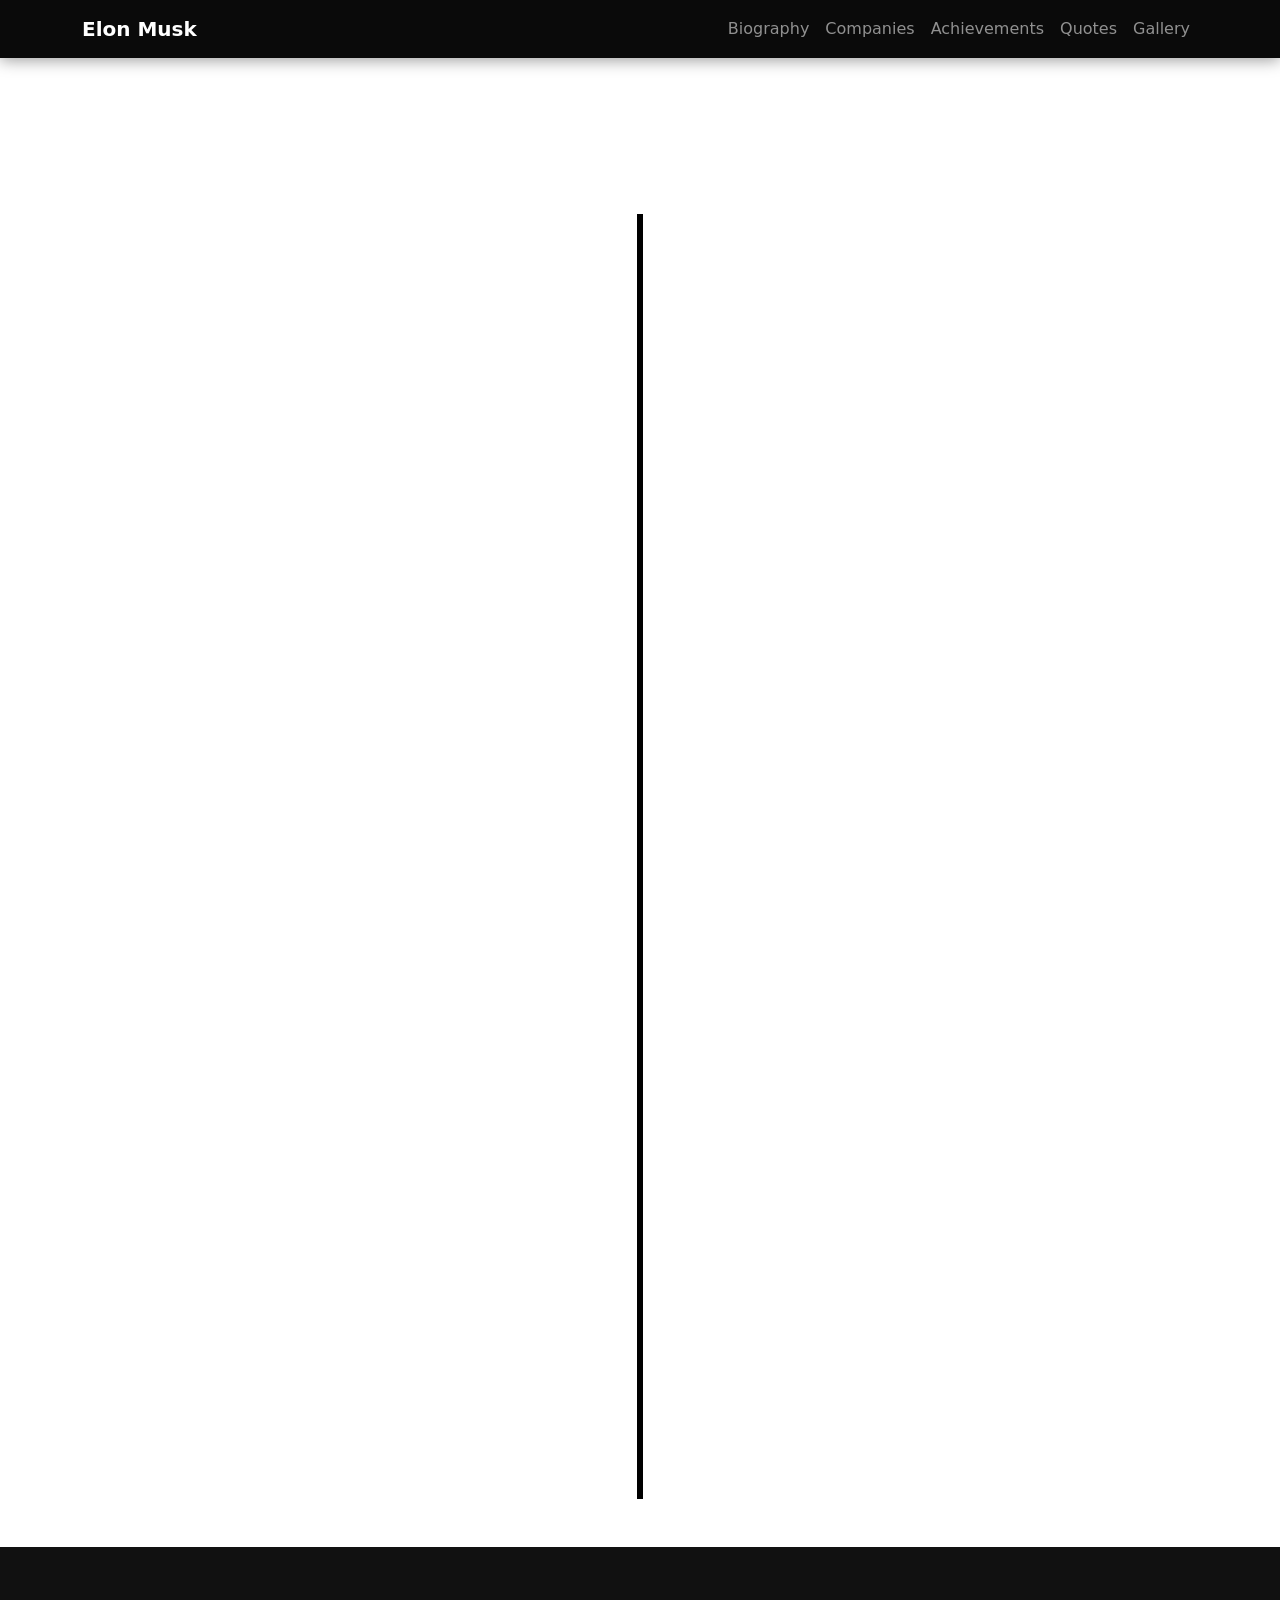
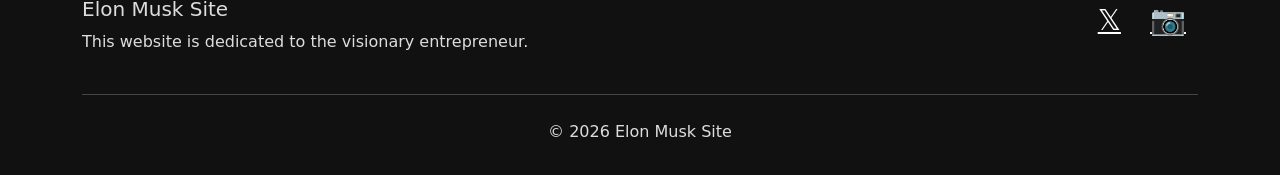
<file: achievements.html>
<!--THIS FILE IS A PROPERTY OF THE ELON MUSK FOUNDATION COMPANY. NOTE: THIS IS A FREE VIEW USE VERSION OF THE UPCOMING INVESTMENT X TPC ELON MUSK APP/WEBSITE. THE FULL VERSION WILL BE DROPPING ON THE 1ST OF JULY 2026' 
THIS IS LEGAL FILE. DO NOT INTEND TO COPY THE CODE AND USE IT AS A FAKE INVESTMENT WEB APPLICATION 
WARNING: IF YOU ARE CAUGHT YOU WILL FINED WITH ACCOMPLIAINCE--->
<!DOCTYPE html>
<html lang="en">
<head>
    <meta charset="UTF-8">
    <meta name="viewport" content="width=device-width, initial-scale=1.0">
    <title>Achievements - Elon Musk</title>
    <link href="https://cdn.jsdelivr.net/npm/bootstrap@5.3.3/dist/css/bootstrap.min.css" rel="stylesheet">
    <link href="https://cdn.jsdelivr.net/npm/aos@2.3.4/dist/aos.css" rel="stylesheet">
    <link rel="stylesheet" href="style.css">
    <style>
        .timeline {
            position: relative;
            max-width: 1000px;
            margin: 0 auto;
        }
        .timeline::before {
            content: '';
            position: absolute;
            width: 6px;
            background-color: #000;
            top: 0;
            bottom: 0;
            left: 50%;
            margin-left: -3px;
        }
        .timeline-item {
            padding: 20px 40px;
            position: relative;
            width: 50%;
        }
        .timeline-item.left { left: 0; }
        .timeline-item.right { left: 50%; }
        .timeline-item::after {
            content: '';
            position: absolute;
            width: 25px;
            height: 25px;
            background: white;
            border: 4px solid #000;
            border-radius: 50%;
            top: 30px;
        }
        .left::after { right: -12px; }
        .right::after { left: -12px; }
    </style>
</head>
<body>

    <!-- Navigation -->
    <nav class="navbar navbar-expand-lg navbar-dark bg-dark fixed-top">
        <div class="container">
            <a class="navbar-brand fw-bold" href="index.html">Elon Musk</a>
            <button class="navbar-toggler" type="button" data-bs-toggle="collapse" data-bs-target="#navmenu">
                <span class="navbar-toggler-icon"></span>
            </button>
            <div class="collapse navbar-collapse" id="navmenu">
                <ul class="navbar-nav ms-auto">
                    <li class="nav-item"><a class="nav-link" href="bio.html">Biography</a></li>
                    <li class="nav-item"><a class="nav-link" href="companies.html">Companies</a></li>
                    <li class="nav-item"><a class="nav-link" href="achievements.html">Achievements</a></li>
                    <li class="nav-item"><a class="nav-link" href="quotes.html">Quotes</a></li>
                    <li class="nav-item"><a class="nav-link" href="gallery.html">Gallery</a></li>
                </ul>
            </div>
        </div>
    </nav>
<br><br>
    <section class="section py-5">
        <div class="container">
            <h2 class="text-center display-4 mb-5" data-aos="fade-down">Key Achievements</h2>
            
            <div class="timeline">
                <div class="timeline-item left" data-aos="fade-right">
                    <div class="card">
                        <div class="card-body">
                            <h5>2002 — Founded SpaceX</h5>
                            <p>Goal: Make space travel affordable and enable human settlement on Mars.</p>
                        </div>
                    </div>
                </div>

                <div class="timeline-item right" data-aos="fade-left">
                    <div class="card">
                        <div class="card-body">
                            <h5>2008 — First successful Falcon 1 launch</h5>
                            <p>First privately developed liquid-fueled rocket to reach orbit.</p>
                        </div>
                    </div>
                </div>

                <div class="timeline-item left" data-aos="fade-right">
                    <div class="card">
                        <div class="card-body">
                            <h5>2012 — Dragon spacecraft docks with ISS</h5>
                            <p>First commercial spacecraft to deliver cargo to the International Space Station.</p>
                        </div>
                    </div>
                </div>

                <div class="timeline-item right" data-aos="fade-left">
                    <div class="card">
                        <div class="card-body">
                            <h5>2018 — Falcon Heavy launch</h5>
                            <p>Most powerful operational rocket at the time. Sent Tesla Roadster into space.</p>
                        </div>
                    </div>
                </div>

                <div class="timeline-item left" data-aos="fade-right">
                    <div class="card">
                        <div class="card-body">
                            <h5>2020 — First crewed mission by Crew Dragon</h5>
                            <p>First private company to send astronauts to the ISS.</p>
                        </div>
                    </div>
                </div>

                <div class="timeline-item right" data-aos="fade-left">
                    <div class="card">
                        <div class="card-body">
                            <h5>2022 — Acquired Twitter (now X)</h5>
                            <p>Rebranded and transformed the platform with focus on free speech.</p>
                        </div>
                    </div>
                </div>

                <div class="timeline-item left" data-aos="fade-right">
                    <div class="card">
                        <div class="card-body">
                            <h5>2023 — Founded xAI</h5>
                            <p>Company dedicated to understanding the true nature of the universe.</p>
                        </div>
                    </div>
                </div>
            </div>
        </div>
    </section>

    <footer>
        <div class="container">
            <div class="row">
                <div class="col-md-6">
                    <h5>Elon Musk Site</h5>
                    <p>This website is dedicated to the visionary entrepreneur.</p>
                </div>
                <div class="col-md-6 text-md-end">
                    <div class="social-links mb-3">
                        <a href="https://x.com/elonmusk" target="_blank">𝕏</a>
                        <a href="https://www.instagram.com/elonmusk/" target="_blank">📷</a>
                    </div>
                </div>
            </div>
            <hr class="my-4">
            <p class="text-center mb-0">&copy; 2026 Elon Musk Site </p>
        </div>
    </footer>

    <script src="https://cdn.jsdelivr.net/npm/bootstrap@5.3.3/dist/js/bootstrap.bundle.min.js"></script>
    <script src="https://cdn.jsdelivr.net/npm/aos@2.3.4/dist/aos.js"></script>
    <script src="script.js"></script>
    <script src="User.js"></script>
</body>
</html>
</file>
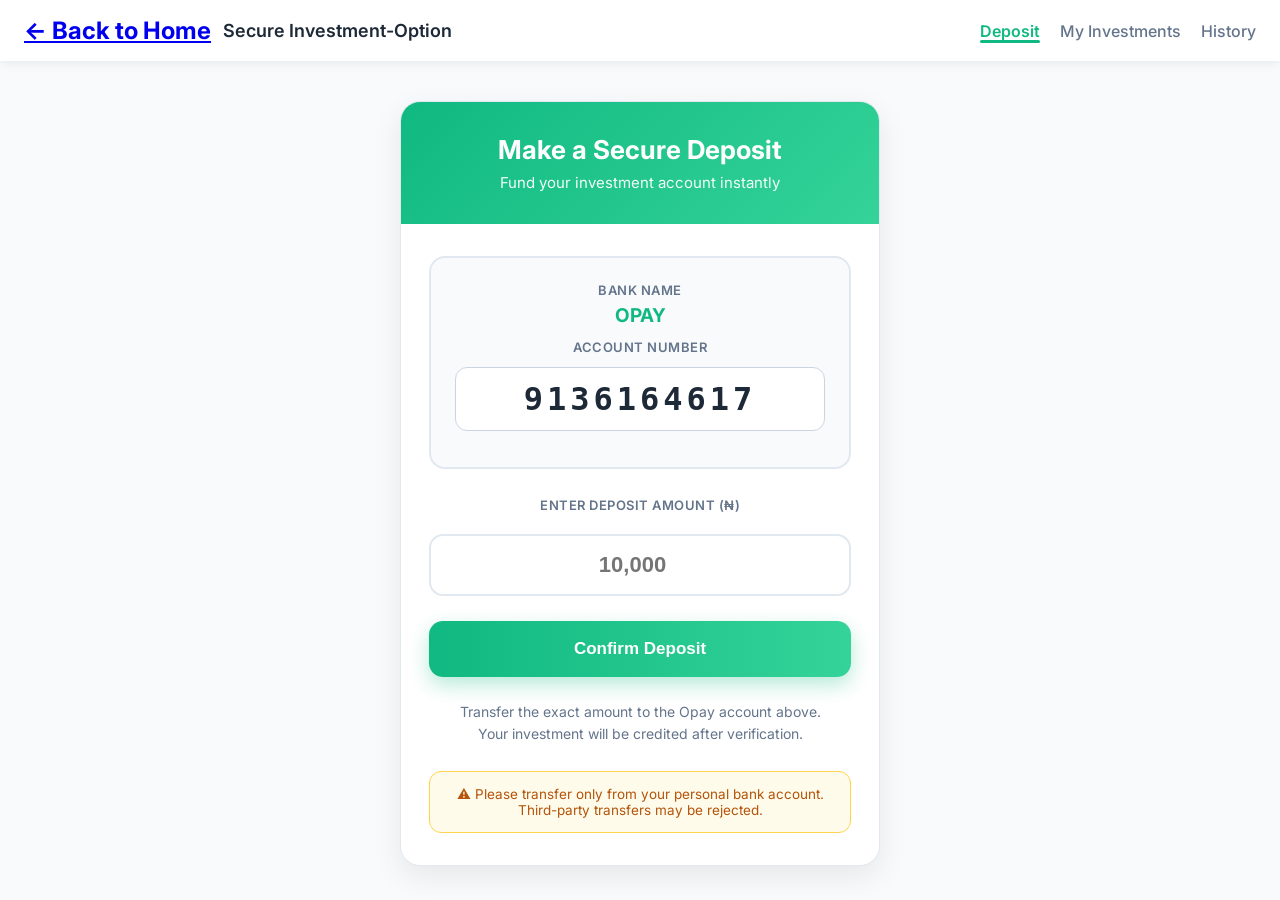
<file: payment.html>
<!--THIS FILE IS A PROPERTY OF THE ELON MUSK FOUNDATION COMPANY. NOTE: THIS IS A FREE VIEW USE VERSION OF THE UPCOMING INVESTMENT X TPC ELON MUSK APP/WEBSITE. THE FULL VERSION WILL BE DROPPING ON THE 1ST OF JULY 2026' 
THIS IS LEGAL FILE. DO NOT INTEND TO COPY THE CODE AND USE IT AS A FAKE INVESTMENT WEB APPLICATION 
WARNING: IF YOU ARE CAUGHT YOU WILL FINED WITH ACCOMPLIAINCE--->
<!DOCTYPE html>
<html lang="en">
<head>
  <meta charset="UTF-8">
  <meta name="viewport" content="width=device-width, initial-scale=1.0">
  <title>Secure Investment - Opay Deposit</title>
  <style>
    @import url('https://fonts.googleapis.com/css2?family=Inter:wght@400;500;600;700&display=swap');

    * {
      margin: 0;
      padding: 0;
      box-sizing: border-box;
    }

    body {
      font-family: 'Inter', sans-serif;
      background: #f8fafc;
      color: #1e2937;
      min-height: 100vh;
    }

    /* Navbar */
    .navbar {
      background: white;
      box-shadow: 0 2px 10px rgba(0, 0, 0, 0.08);
      padding: 16px 24px;
      position: sticky;
      top: 0;
      z-index: 100;
      display: flex;
      align-items: center;
      justify-content: space-between;
    }

    .nav-left {
      display: flex;
      align-items: center;
      gap: 12px;
    }

    .logo {
      font-size: 24px;
      font-weight: 700;
      color: #10b981;
    }

    .nav-title {
      font-size: 18px;
      font-weight: 600;
      color: #1e2937;
    }

    .nav-right {
      display: flex;
      align-items: center;
      gap: 20px;
    }

    .nav-link {
      text-decoration: none;
      color: #64748b;
      font-weight: 500;
      transition: color 0.3s;
    }

    .nav-link:hover {
      color: #10b981;
    }

    .nav-link.active {
      color: #10b981;
      font-weight: 600;
      position: relative;
    }

    .nav-link.active::after {
      content: '';
      position: absolute;
      bottom: -2px;
      left: 0;
      width: 100%;
      height: 3px;
      background: #10b981;
      border-radius: 3px;
    }

    /* Main Content */
    .container {
      max-width: 480px;
      margin: 40px auto;
      background: white;
      border-radius: 20px;
      overflow: hidden;
      box-shadow: 0 10px 30px rgba(0, 0, 0, 0.08);
      border: 1px solid #e2e8f0;
    }

    .header {
      background: linear-gradient(135deg, #10b981, #34d399);
      padding: 32px 24px;
      text-align: center;
      color: white;
    }

    .header h1 {
      font-size: 26px;
      font-weight: 700;
      margin: 0;
    }

    .header p {
      margin: 8px 0 0 0;
      opacity: 0.95;
      font-size: 15px;
    }

    .content {
      padding: 32px 28px;
    }

    .account-box {
      background: #f8fafc;
      border: 2px solid #e2e8f0;
      border-radius: 16px;
      padding: 24px;
      text-align: center;
      margin-bottom: 28px;
    }

    .label {
      font-size: 13px;
      font-weight: 600;
      color: #64748b;
      letter-spacing: 0.5px;
      margin-bottom: 6px;
    }

    .bank-name {
      font-size: 19px;
      font-weight: 700;
      color: #10b981;
      margin-bottom: 12px;
    }

    .account-number {
      font-size: 32px;
      font-weight: 700;
      letter-spacing: 4px;
      color: #1e2937;
      font-family: monospace;
      background: white;
      padding: 12px 20px;
      border-radius: 12px;
      border: 1px solid #cbd5e1;
      margin: 12px 0;
      transition: all 0.3s;
    }

    .account-number:hover {
      border-color: #10b981;
      color: #10b981;
    }

    input[type="number"] {
      width: 100%;
      padding: 16px 20px;
      font-size: 22px;
      font-weight: 600;
      border: 2px solid #e2e8f0;
      border-radius: 14px;
      background: white;
      color: #1e2937;
      text-align: center;
      margin: 15px 0 25px 0;
      transition: all 0.3s;
    }

    input[type="number"]:focus {
      outline: none;
      border-color: #10b981;
      box-shadow: 0 0 0 4px rgba(16, 185, 129, 0.15);
    }

    button {
      width: 100%;
      padding: 18px;
      font-size: 17px;
      font-weight: 700;
      background: linear-gradient(90deg, #10b981, #34d399);
      color: white;
      border: none;
      border-radius: 14px;
      cursor: pointer;
      box-shadow: 0 8px 20px rgba(16, 185, 129, 0.3);
      transition: all 0.4s ease;
    }

    button:hover {
      transform: translateY(-3px);
      box-shadow: 0 12px 28px rgba(16, 185, 129, 0.4);
    }

    .info {
      text-align: center;
      color: #64748b;
      font-size: 14px;
      margin-top: 24px;
      line-height: 1.6;
    }

    .warning {
      background: #fffbeb;
      border: 1px solid #fcd34d;
      color: #b45309;
      padding: 14px;
      border-radius: 12px;
      font-size: 13.5px;
      text-align: center;
      margin-top: 25px;
    }
  </style>
</head>
<body>

  <!-- Navbar -->
  <nav class="navbar">
    <div class="nav-left">
      <div class="logo"><a class="navbar-brand fw-bold" href="index.html">← Back to Home</a></div>
      <div class="nav-title">Secure Investment-Option</div>
    </div>
    
    <div class="nav-right">
      <a href="#" class="nav-link active">Deposit</a>
      <a href="#" class="nav-link">My Investments</a>
      <a href="#" class="nav-link">History</a>
    </div>
  </nav>

  <!-- Main Content -->
  <div class="container">
    <div class="header">
      <h1>Make a Secure Deposit</h1>
      <p>Fund your investment account instantly</p>
    </div>
    
    <div class="content">
      <div class="account-box">
        <p class="label">BANK NAME</p>
        <p class="bank-name">OPAY</p>
        
        <p class="label">ACCOUNT NUMBER</p>
        <p class="account-number" id="accNumber">9136164617</p>
      </div>

      <p class="label" style="text-align:center;">ENTER DEPOSIT AMOUNT (₦)</p>
      <input type="number" id="amount" placeholder="10,000" min="1000">

      <button onclick="confirmDeposit()">
        Confirm Deposit
      </button>

      <div class="info">
        Transfer the exact amount to the Opay account above.<br>
        Your investment will be credited after verification.
      </div>

      <div class="warning">
        ⚠️ Please transfer only from your personal bank account.<br>
        Third-party transfers may be rejected.
      </div>
    </div>
  </div>

  <script>
    // Copy account number when clicked
    document.getElementById('accNumber').addEventListener('click', function() {
      navigator.clipboard.writeText('9136164617').then(() => {
        const originalColor = this.style.color;
        this.style.color = '#10b981';
        alert('✅ Account number copied to clipboard!');
        setTimeout(() => {
          this.style.color = originalColor;
        }, 1000);
      });
    });

    function confirmDeposit() {
      const amount = document.getElementById('amount').value;
      const button = document.querySelector('button');

      if (!amount || parseFloat(amount) < 1000) {
        alert("Please enter a valid amount (minimum ₦1,000)");
        return;
      }

      button.textContent = "Processing...";
      button.disabled = true;

      setTimeout(() => {
        if (confirm(`Confirm deposit of ₦${parseFloat(amount).toLocaleString()} to Opay account 9136164617?`)) {
          alert(`✅ Deposit of ₦${parseFloat(amount).toLocaleString()} confirmed!\n\nPlease send your payment proof (screenshot) to the admin for quick verification.`);
        }
        button.textContent = "Confirm Deposit";
        button.disabled = false;
      }, 600);
    }

    // Allow pressing Enter key in amount field
    document.getElementById('amount').addEventListener('keypress', function(e) {
      if (e.key === 'Enter') {
        confirmDeposit();
      }
    });
  </script>
</body>
</html>
</file>
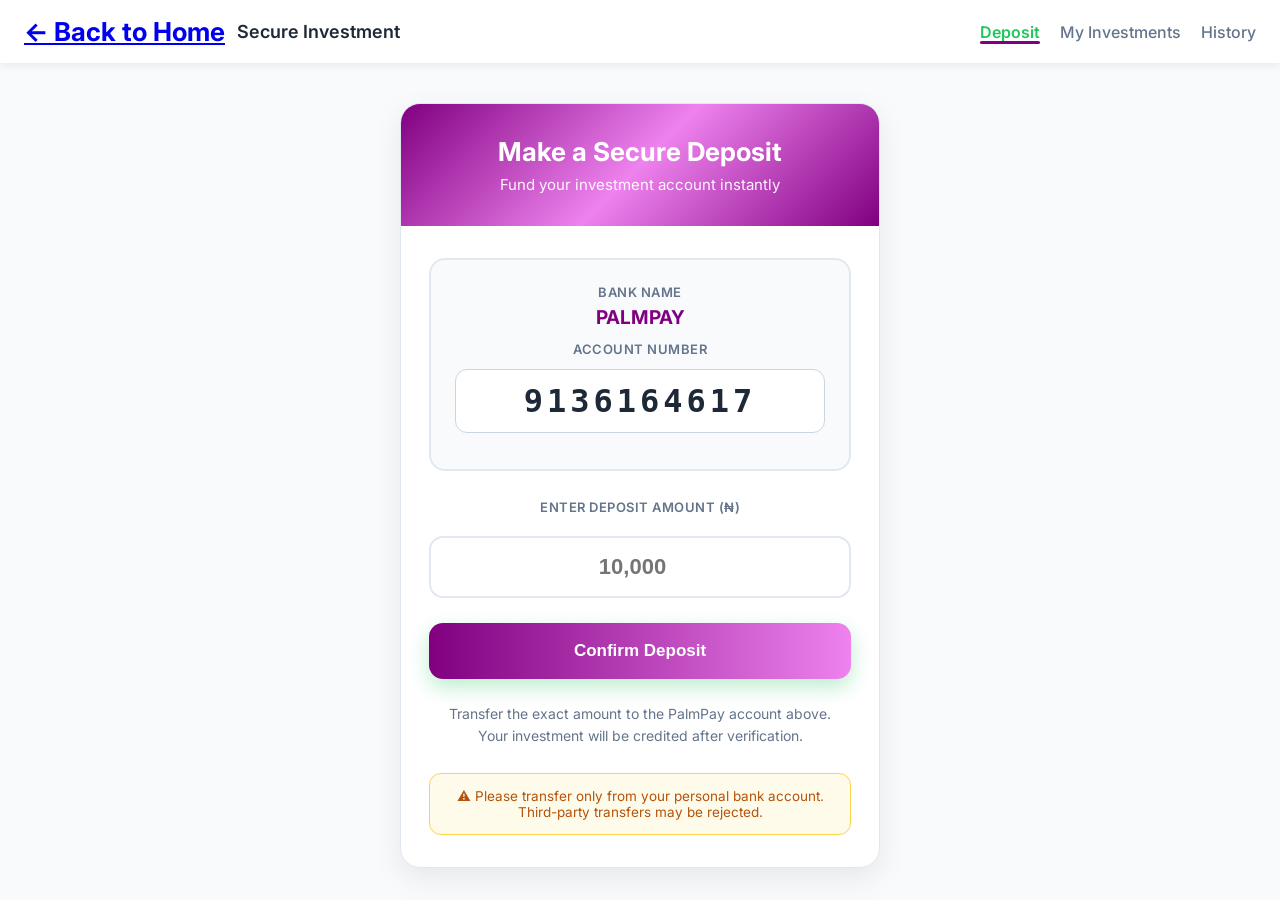
<file: payment2.html>
<!--THIS FILE IS A PROPERTY OF THE ELON MUSK FOUNDATION COMPANY. NOTE: THIS IS A FREE VIEW USE VERSION OF THE UPCOMING INVESTMENT X TPC ELON MUSK APP/WEBSITE. THE FULL VERSION WILL BE DROPPING ON THE 1ST OF JULY 2026' 
THIS IS LEGAL FILE. DO NOT INTEND TO COPY THE CODE AND USE IT AS A FAKE INVESTMENT WEB APPLICATION 
WARNING: IF YOU ARE CAUGHT YOU WILL FINED WITH ACCOMPLIAINCE--->
<!DOCTYPE html>
<html lang="en">
<head>
  <meta charset="UTF-8">
  <meta name="viewport" content="width=device-width, initial-scale=1.0">
  <title>Secure Investment - PalmPay Deposit</title>
  <style>
    @import url('https://fonts.googleapis.com/css2?family=Inter:wght@400;500;600;700&display=swap');

    * {
      margin: 0;
      padding: 0;
      box-sizing: border-box;
    }

    body {
      font-family: 'Inter', sans-serif;
      background: #f8fafc;
      color: #1e2937;
      min-height: 100vh;
    }

    /* Navbar */
    .navbar {
      background: white;
      box-shadow: 0 2px 10px rgba(0, 0, 0, 0.08);
      padding: 16px 24px;
      position: sticky;
      top: 0;
      z-index: 100;
      display: flex;
      align-items: center;
      justify-content: space-between;
    }

    .nav-left {
      display: flex;
      align-items: center;
      gap: 12px;
    }

    .logo {
      font-size: 26px;
      font-weight: 700;
      color: #22c55e;
    }

    .nav-title {
      font-size: 18px;
      font-weight: 600;
      color: #1e2937;
    }

    .nav-right {
      display: flex;
      align-items: center;
      gap: 20px;
    }

    .nav-link {
      text-decoration: none;
      color: #64748b;
      font-weight: 500;
      transition: color 0.3s;
    }

    .nav-link:hover {
      color: #22c55e;
    }

    .nav-link.active {
      color: #22c55e;
      font-weight: 600;
      position: relative;
    }

    .nav-link.active::after {
      content: '';
      position: absolute;
      bottom: -2px;
      left: 0;
      width: 100%;
      height: 3px;
      background: purple;
      border-radius: 3px;
    }

    /* Main Content */
    .container {
      max-width: 480px;
      margin: 40px auto;
      background: white;
      border-radius: 20px;
      overflow: hidden;
      box-shadow: 0 10px 30px rgba(0, 0, 0, 0.08);
      border: 1px solid #e2e8f0;
    }

    .header {
      background: linear-gradient(135deg, purple, violet, purple);
      padding: 32px 24px;
      text-align: center;
      color: white;
    }

    .header h1 {
      font-size: 26px;
      font-weight: 700;
      margin: 0;
    }

    .header p {
      margin: 8px 0 0 0;
      opacity: 0.95;
      font-size: 15px;
    }

    .content {
      padding: 32px 28px;
    }

    .account-box {
      background: #f8fafc;
      border: 2px solid #e2e8f0;
      border-radius: 16px;
      padding: 24px;
      text-align: center;
      margin-bottom: 28px;
    }

    .label {
      font-size: 13px;
      font-weight: 600;
      color: #64748b;
      letter-spacing: 0.5px;
      margin-bottom: 6px;
    }

    .bank-name {
      font-size: 19px;
      font-weight: 700;
      color:purple;
      margin-bottom: 12px;
    }

    .account-number {
      font-size: 32px;
      font-weight: 700;
      letter-spacing: 4px;
      color: #1e2937;
      font-family: monospace;
      background: white;
      padding: 12px 20px;
      border-radius: 12px;
      border: 1px solid #cbd5e1;
      margin: 12px 0;
      transition: all 0.3s;
    }

    .account-number:hover {
      border-color: purple;
      color: purple;
    }

    input[type="number"] {
      width: 100%;
      padding: 16px 20px;
      font-size: 22px;
      font-weight: 600;
      border: 2px solid #e2e8f0;
      border-radius: 14px;
      background: white;
      color: #1e2937;
      text-align: center;
      margin: 15px 0 25px 0;
      transition: all 0.3s;
    }

    input[type="number"]:focus {
      outline: none;
      border-color: purple;
      box-shadow: 0 0 0 4px rgba(34, 197, 94, 0.15);
    }

    button {
      width: 100%;
      padding: 18px;
      font-size: 17px;
      font-weight: 700;
      background: linear-gradient(90deg, purple, violet);
      color: white;
      border: none;
      border-radius: 14px;
      cursor: pointer;
      box-shadow: 0 8px 20px rgba(34, 197, 94, 0.3);
      transition: all 0.4s ease;
    }

    button:hover {
      transform: translateY(-3px);
      box-shadow: 0 12px 28px rgba(34, 197, 94, 0.4);
    }

    .info {
      text-align: center;
      color: #64748b;
      font-size: 14px;
      margin-top: 24px;
      line-height: 1.6;
    }

    .warning {
      background: #fffbeb;
      border: 1px solid #fcd34d;
      color: #b45309;
      padding: 14px;
      border-radius: 12px;
      font-size: 13.5px;
      text-align: center;
      margin-top: 25px;
    }
  </style>
</head>
<body>

  <!-- Navbar -->
  <nav class="navbar">
    <div class="nav-left">
      <div class="logo"><a class="navbar-brand fw-bold" href="index.html">← Back to Home</a></div>
      <div class="nav-title">Secure Investment</div>
    </div>
    
    <div class="nav-right">
      <a href="#" class="nav-link active">Deposit</a>
      <a href="#" class="nav-link">My Investments</a>
      <a href="#" class="nav-link">History</a>
    </div>
  </nav>

  <!-- Main Content -->
  <div class="container">
    <div class="header">
      <h1>Make a Secure Deposit</h1>
      <p>Fund your investment account instantly</p>
    </div>
    
    <div class="content">
      <div class="account-box">
        <p class="label">BANK NAME</p>
        <p class="bank-name">PALMPAY</p>
        
        <p class="label">ACCOUNT NUMBER</p>
        <p class="account-number" id="accNumber">9136164617</p>
      </div>

      <p class="label" style="text-align:center;">ENTER DEPOSIT AMOUNT (₦)</p>
      <input type="number" id="amount" placeholder="10,000" min="1000">

      <button onclick="confirmDeposit()">
        Confirm Deposit
      </button>

      <div class="info">
        Transfer the exact amount to the PalmPay account above.<br>
        Your investment will be credited after verification.
      </div>

      <div class="warning">
        ⚠️ Please transfer only from your personal bank account.<br>
        Third-party transfers may be rejected.
      </div>
    </div>
  </div>

  <script>
    // Copy account number when clicked
    document.getElementById('accNumber').addEventListener('click', function() {
      navigator.clipboard.writeText('9136164617').then(() => {
        const originalColor = this.style.color;
        this.style.color = '#22c55e';
        alert('✅ Account number copied to clipboard!');
        setTimeout(() => {
          this.style.color = originalColor;
        }, 1000);
      });
    });

    function confirmDeposit() {
      const amount = document.getElementById('amount').value;
      const button = document.querySelector('button');

      if (!amount || parseFloat(amount) < 1000) {
        alert("Please enter a valid amount (minimum ₦1,000)");
        return;
      }

      button.textContent = "Processing...";
      button.disabled = true;

      setTimeout(() => {
        if (confirm(`Confirm deposit of ₦${parseFloat(amount).toLocaleString()} to PalmPay account 9136164617?`)) {
          alert(`✅ Deposit of ₦${parseFloat(amount).toLocaleString()} confirmed!\n\nPlease send your payment proof (screenshot) to the admin for quick verification.`);
        }
        button.textContent = "Confirm Deposit";
        button.disabled = false;
      }, 600);
    }

    // Allow pressing Enter key
    document.getElementById('amount').addEventListener('keypress', function(e) {
      if (e.key === 'Enter') {
        confirmDeposit();
      }
    });
  </script>
</body>
</html>
</file>
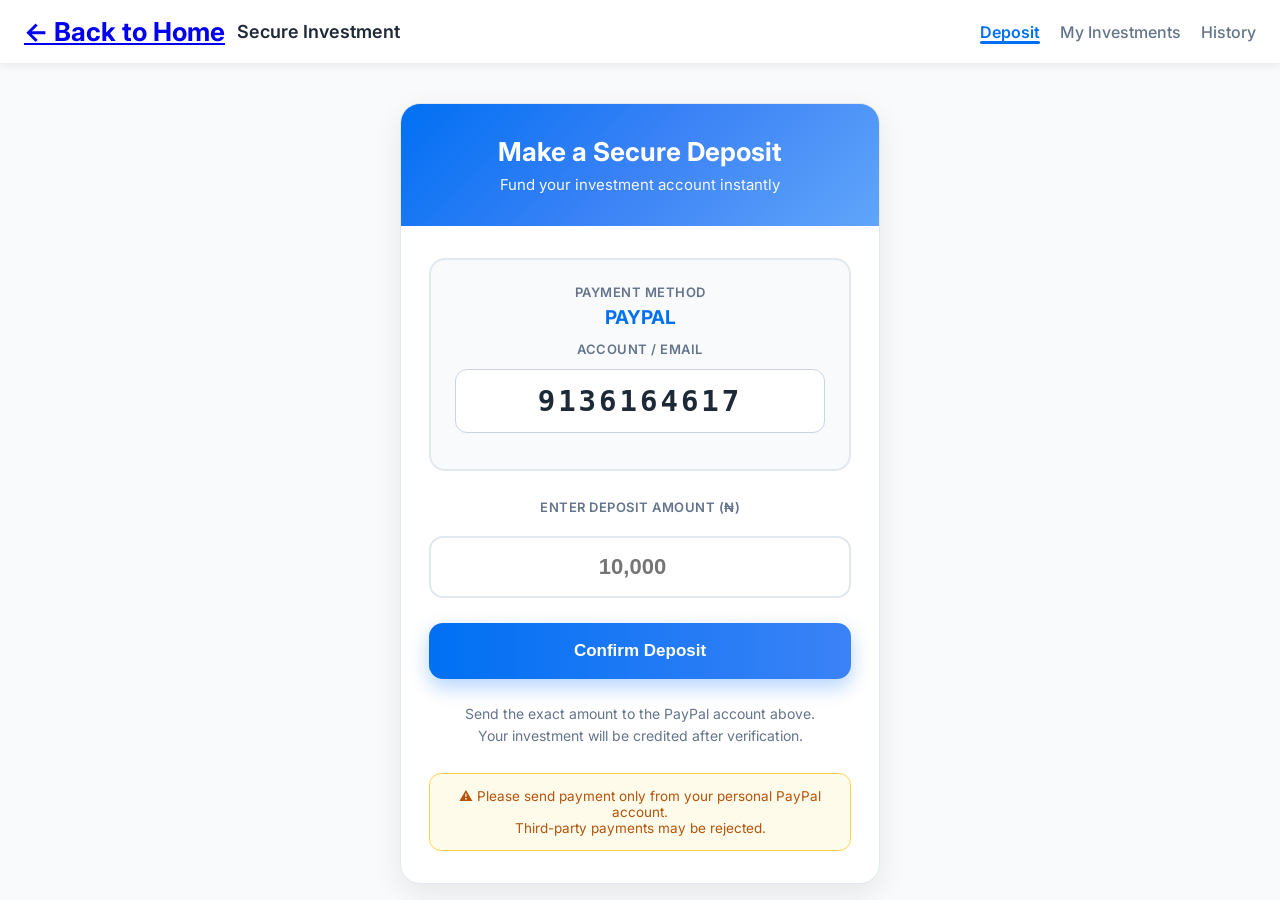
<file: payment3.html>
<!--THIS FILE IS A PROPERTY OF THE ELON MUSK FOUNDATION COMPANY. NOTE: THIS IS A FREE VIEW USE VERSION OF THE UPCOMING INVESTMENT X TPC ELON MUSK APP/WEBSITE. THE FULL VERSION WILL BE DROPPING ON THE 1ST OF JULY 2026' 
THIS IS LEGAL FILE. DO NOT INTEND TO COPY THE CODE AND USE IT AS A FAKE INVESTMENT WEB APPLICATION 
WARNING: IF YOU ARE CAUGHT YOU WILL FINED WITH ACCOMPLIAINCE--->
<!DOCTYPE html>
<html lang="en">
<head>
  <meta charset="UTF-8">
  <meta name="viewport" content="width=device-width, initial-scale=1.0">
  <title>Secure Investment - PayPal Deposit</title>
  <style>
    @import url('https://fonts.googleapis.com/css2?family=Inter:wght@400;500;600;700&display=swap');

    * {
      margin: 0;
      padding: 0;
      box-sizing: border-box;
    }

    body {
      font-family: 'Inter', sans-serif;
      background: #f8fafc;
      color: #1e2937;
      min-height: 100vh;
    }

    /* Navbar */
    .navbar {
      background: white;
      box-shadow: 0 2px 10px rgba(0, 0, 0, 0.08);
      padding: 16px 24px;
      position: sticky;
      top: 0;
      z-index: 100;
      display: flex;
      align-items: center;
      justify-content: space-between;
    }

    .nav-left {
      display: flex;
      align-items: center;
      gap: 12px;
    }

    .logo {
      font-size: 26px;
      font-weight: 700;
      color: #0070f3;
    }

    .nav-title {
      font-size: 18px;
      font-weight: 600;
      color: #1e2937;
    }

    .nav-right {
      display: flex;
      align-items: center;
      gap: 20px;
    }

    .nav-link {
      text-decoration: none;
      color: #64748b;
      font-weight: 500;
      transition: color 0.3s;
    }

    .nav-link:hover {
      color: #0070f3;
    }

    .nav-link.active {
      color: #0070f3;
      font-weight: 600;
      position: relative;
    }

    .nav-link.active::after {
      content: '';
      position: absolute;
      bottom: -2px;
      left: 0;
      width: 100%;
      height: 3px;
      background: #0070f3;
      border-radius: 3px;
    }

    /* Main Content */
    .container {
      max-width: 480px;
      margin: 40px auto;
      background: white;
      border-radius: 20px;
      overflow: hidden;
      box-shadow: 0 10px 30px rgba(0, 0, 0, 0.08);
      border: 1px solid #e2e8f0;
    }

    .header {
      background: linear-gradient(135deg, #0070f3, #3b82f6, #60a5fa);
      padding: 32px 24px;
      text-align: center;
      color: white;
    }

    .header h1 {
      font-size: 26px;
      font-weight: 700;
      margin: 0;
    }

    .header p {
      margin: 8px 0 0 0;
      opacity: 0.95;
      font-size: 15px;
    }

    .content {
      padding: 32px 28px;
    }

    .account-box {
      background: #f8fafc;
      border: 2px solid #e2e8f0;
      border-radius: 16px;
      padding: 24px;
      text-align: center;
      margin-bottom: 28px;
    }

    .label {
      font-size: 13px;
      font-weight: 600;
      color: #64748b;
      letter-spacing: 0.5px;
      margin-bottom: 6px;
    }

    .bank-name {
      font-size: 19px;
      font-weight: 700;
      color: #0070f3;
      margin-bottom: 12px;
    }

    .account-number {
      font-size: 29px;
      font-weight: 700;
      letter-spacing: 3px;
      color: #1e2937;
      font-family: monospace;
      background: white;
      padding: 14px 20px;
      border-radius: 12px;
      border: 1px solid #cbd5e1;
      margin: 12px 0;
      transition: all 0.3s;
    }

    .account-number:hover {
      border-color: #0070f3;
      color: #0070f3;
    }

    input[type="number"] {
      width: 100%;
      padding: 16px 20px;
      font-size: 22px;
      font-weight: 600;
      border: 2px solid #e2e8f0;
      border-radius: 14px;
      background: white;
      color: #1e2937;
      text-align: center;
      margin: 15px 0 25px 0;
      transition: all 0.3s;
    }

    input[type="number"]:focus {
      outline: none;
      border-color: #0070f3;
      box-shadow: 0 0 0 4px rgba(0, 112, 243, 0.15);
    }

    button {
      width: 100%;
      padding: 18px;
      font-size: 17px;
      font-weight: 700;
      background: linear-gradient(90deg, #0070f3, #3b82f6);
      color: white;
      border: none;
      border-radius: 14px;
      cursor: pointer;
      box-shadow: 0 8px 20px rgba(0, 112, 243, 0.3);
      transition: all 0.4s ease;
    }

    button:hover {
      transform: translateY(-3px);
      box-shadow: 0 12px 28px rgba(0, 112, 243, 0.4);
    }

    .info {
      text-align: center;
      color: #64748b;
      font-size: 14px;
      margin-top: 24px;
      line-height: 1.6;
    }

    .warning {
      background: #fffbeb;
      border: 1px solid #fcd34d;
      color: #b45309;
      padding: 14px;
      border-radius: 12px;
      font-size: 13.5px;
      text-align: center;
      margin-top: 25px;
    }
  </style>
</head>
<body>

  <!-- Navbar -->
  <nav class="navbar">
    <div class="nav-left">
      <div class="logo"><a class="navbar-brand fw-bold" href="index.html">← Back to Home</a></div>
      <div class="nav-title">Secure Investment</div>
    </div>
    
    <div class="nav-right">
      <a href="#" class="nav-link active">Deposit</a>
      <a href="#" class="nav-link">My Investments</a>
      <a href="#" class="nav-link">History</a>
    </div>
  </nav>

  <!-- Main Content -->
  <div class="container">
    <div class="header">
      <h1>Make a Secure Deposit</h1>
      <p>Fund your investment account instantly</p>
    </div>
    
    <div class="content">
      <div class="account-box">
        <p class="label">PAYMENT METHOD</p>
        <p class="bank-name">PAYPAL</p>
        
        <p class="label">ACCOUNT / EMAIL</p>
        <p class="account-number" id="accNumber">9136164617</p>
      </div>

      <p class="label" style="text-align:center;">ENTER DEPOSIT AMOUNT (₦)</p>
      <input type="number" id="amount" placeholder="10,000" min="1000">

      <button onclick="confirmDeposit()">
        Confirm Deposit
      </button>

      <div class="info">
        Send the exact amount to the PayPal account above.<br>
        Your investment will be credited after verification.
      </div>

      <div class="warning">
        ⚠️ Please send payment only from your personal PayPal account.<br>
        Third-party payments may be rejected.
      </div>
    </div>
  </div>

  <script>
    // Copy account number when clicked
    document.getElementById('accNumber').addEventListener('click', function() {
      navigator.clipboard.writeText('9136164617').then(() => {
        const originalColor = this.style.color;
        this.style.color = '#0070f3';
        alert('✅ PayPal account copied to clipboard!');
        setTimeout(() => {
          this.style.color = originalColor;
        }, 1000);
      });
    });

    function confirmDeposit() {
      const amount = document.getElementById('amount').value;
      const button = document.querySelector('button');

      if (!amount || parseFloat(amount) < 1000) {
        alert("Please enter a valid amount (minimum ₦1,000)");
        return;
      }

      button.textContent = "Processing...";
      button.disabled = true;

      setTimeout(() => {
        if (confirm(`Confirm deposit of ₦${parseFloat(amount).toLocaleString()} to PayPal account 9136164617?`)) {
          alert(`✅ Deposit of ₦${parseFloat(amount).toLocaleString()} confirmed!\n\nPlease send your payment proof (screenshot) to the admin for quick verification.`);
        }
        button.textContent = "Confirm Deposit";
        button.disabled = false;
      }, 600);
    }

    // Allow pressing Enter key
    document.getElementById('amount').addEventListener('keypress', function(e) {
      if (e.key === 'Enter') {
        confirmDeposit();
      }
    });
  </script>
</body>
</html>
</file>
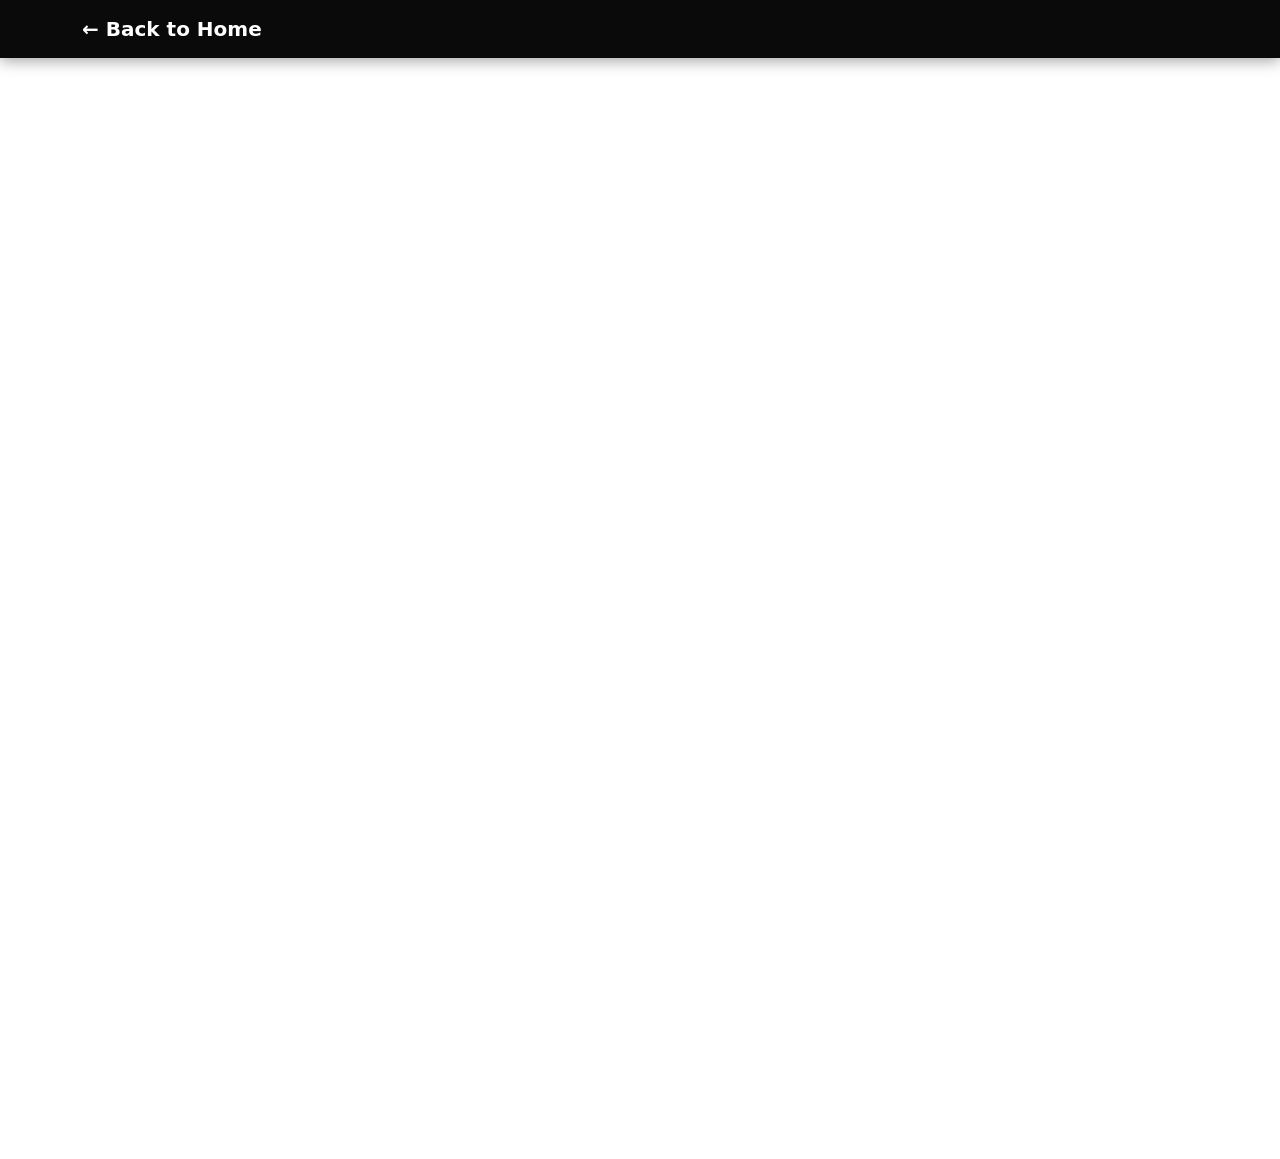
<file: quotes.html>
<!--THIS FILE IS A PROPERTY OF THE ELON MUSK FOUNDATION COMPANY. NOTE: THIS IS A FREE VIEW USE VERSION OF THE UPCOMING INVESTMENT X TPC ELON MUSK APP/WEBSITE. THE FULL VERSION WILL BE DROPPING ON THE 1ST OF JULY 2026' 
THIS IS LEGAL FILE. DO NOT INTEND TO COPY THE CODE AND USE IT AS A FAKE INVESTMENT WEB APPLICATION 
WARNING: IF YOU ARE CAUGHT YOU WILL FINED WITH ACCOMPLIAINCE--->
<!DOCTYPE html>
<html lang="en">
<head>
    <meta charset="UTF-8">
    <meta name="viewport" content="width=device-width, initial-scale=1.0">
    <title>Quotes - Elon Musk</title>
    <link href="https://cdn.jsdelivr.net/npm/bootstrap@5.3.3/dist/css/bootstrap.min.css" rel="stylesheet">
    <link href="https://cdn.jsdelivr.net/npm/aos@2.3.4/dist/aos.css" rel="stylesheet">
    <link rel="stylesheet" href="style.css">
</head>
<body>

    <nav class="navbar navbar-expand-lg navbar-dark bg-dark fixed-top">
        <div class="container">
            <a class="navbar-brand fw-bold" href="index.html">← Back to Home</a>
        </div>
    </nav>
<br><br>
    <section class="section py-5">
        <div class="container">
            <h2 class="text-center mb-5 display-4" data-aos="fade-down">Inspirational Quotes</h2>
            
            <div class="row g-4">
                <div class="col-lg-6" data-aos="fade-up" data-aos-delay="100">
                    <div class="quote-card p-5 shadow">
                        <blockquote class="blockquote fs-4">"When something is important enough, you do it even if the odds are not in your favor."</blockquote>
                        <cite class="text-muted">— Elon Musk</cite>
                    </div>
                </div>
                <div class="col-lg-6" data-aos="fade-up" data-aos-delay="200">
                    <div class="quote-card p-5 shadow">
                        <blockquote class="blockquote fs-4">"I think it is possible for ordinary people to choose to be extraordinary."</blockquote>
                        <cite class="text-muted">— Elon Musk</cite>
                    </div>
                </div>
                <div class="col-lg-6" data-aos="fade-up" data-aos-delay="300">
                    <div class="quote-card p-5 shadow">
                        <blockquote class="blockquote fs-4">"Failure is an option here. If things are not failing, you are not innovating enough."</blockquote>
                        <cite class="text-muted">— Elon Musk</cite>
                    </div>
                </div>
                <div class="col-lg-6" data-aos="fade-up" data-aos-delay="400">
                    <div class="quote-card p-5 shadow">
                        <blockquote class="blockquote fs-4">"Work like hell. I mean you just have to put in 80 to 100 hour weeks every week."</blockquote>
                        <cite class="text-muted">— Elon Musk</cite>
                    </div>
                </div>
                <div class="col-lg-6" data-aos="fade-up" data-aos-delay="500">
                    <div class="quote-card p-5 shadow">
                        <blockquote class="blockquote fs-4">"If you wake up in the morning and think the future is going to be better, it is a bright day. Otherwise, it's not."</blockquote>
                        <cite class="text-muted">— Elon Musk</cite>
                    </div>
                </div>
                <div class="col-lg-6" data-aos="fade-up" data-aos-delay="600">
                    <div class="quote-card p-5 shadow">
                        <blockquote class="blockquote fs-4">"There are just times when something is important enough, you believe in it enough, that you do it in spite of the fear."</blockquote>
                        <cite class="text-muted">— Elon Musk</cite>
                    </div>
                </div>
            </div>
        </div>
    </section>

    <script src="https://cdn.jsdelivr.net/npm/bootstrap@5.3.3/dist/js/bootstrap.bundle.min.js"></script>
    <script src="https://cdn.jsdelivr.net/npm/aos@2.3.4/dist/aos.js"></script>
    <script src="script.js"></script>
     <script src="User.js"></script>
</body>
</html>
</file>
<file: style.css>
/* THIS FILE IS A PROPERTY OF THE ELON MUSK FOUNDATION COMPANY. NOTE: THIS IS A FREE VIEW USE VERSION OF THE UPCOMING INVESTMENT X TPC ELON MUSK APP/WEBSITE. THE FULL VERSION WILL BE DROPPING ON THE 1ST OF JULY 2026' 
THIS IS LEGAL FILE. DO NOT INTEND TO COPY THE CODE AND USE IT AS A FAKE INVESTMENT WEB APPLICATION 
WARNING: IF YOU ARE CAUGHT YOU WILL FINED WITH ACCOMPLIAINCE */
body {
    font-family: 'Segoe UI', system-ui, sans-serif;
    line-height: 1.6;
    color: #333;
}

.section { 
    padding: 100px 0; 
    min-height: 80vh;
}

.navbar {
    background-color: #0a0a0a !important;
    box-shadow: 0 2px 15px rgba(0,0,0,0.4);
}

.hero {
    background: linear-gradient(rgba(0,0,0,0.65), rgba(0,0,0,0.65)), 
                url('https://picsum.photos/id/1015/1920/1080') center/cover no-repeat;
    height: 90vh;
    color: white;
}

.quote-card {
    background: linear-gradient(135deg, #f8f9fa, #ffffff);
    border-left: 6px solid #000;
    border-radius: 12px;
    height: 100%;
}

.gallery-img {
    transition: all 0.4s ease;
    height: 300px;
    object-fit: cover;
}

.gallery-img:hover {
    transform: scale(1.08);
    box-shadow: 0 20px 40px rgba(0,0,0,0.3);
}

footer {
    background-color: #111;
    color: #ddd;
    padding: 50px 0 30px;
}

.social-links a {
    color: #fff;
    font-size: 1.8rem;
    margin: 0 12px;
    transition: color 0.3s;
}

.social-links a:hover { 
    color: #ffcc00; 
}

.dashboard-card {
    background: white;
    border-radius: 12px;
    box-shadow: 0 10px 30px rgba(0,0,0,0.1);
}

.balance { 
    font-size: 3.5rem; 
    font-weight: bold; 
    color: #000; 
}

.auth-form {
    max-width: 420px;
    margin: 0 auto;
    padding: 40px;
    background: white;
    border-radius: 12px;
    box-shadow: 0 10px 30px rgba(0,0,0,0.1);
}
</file>
